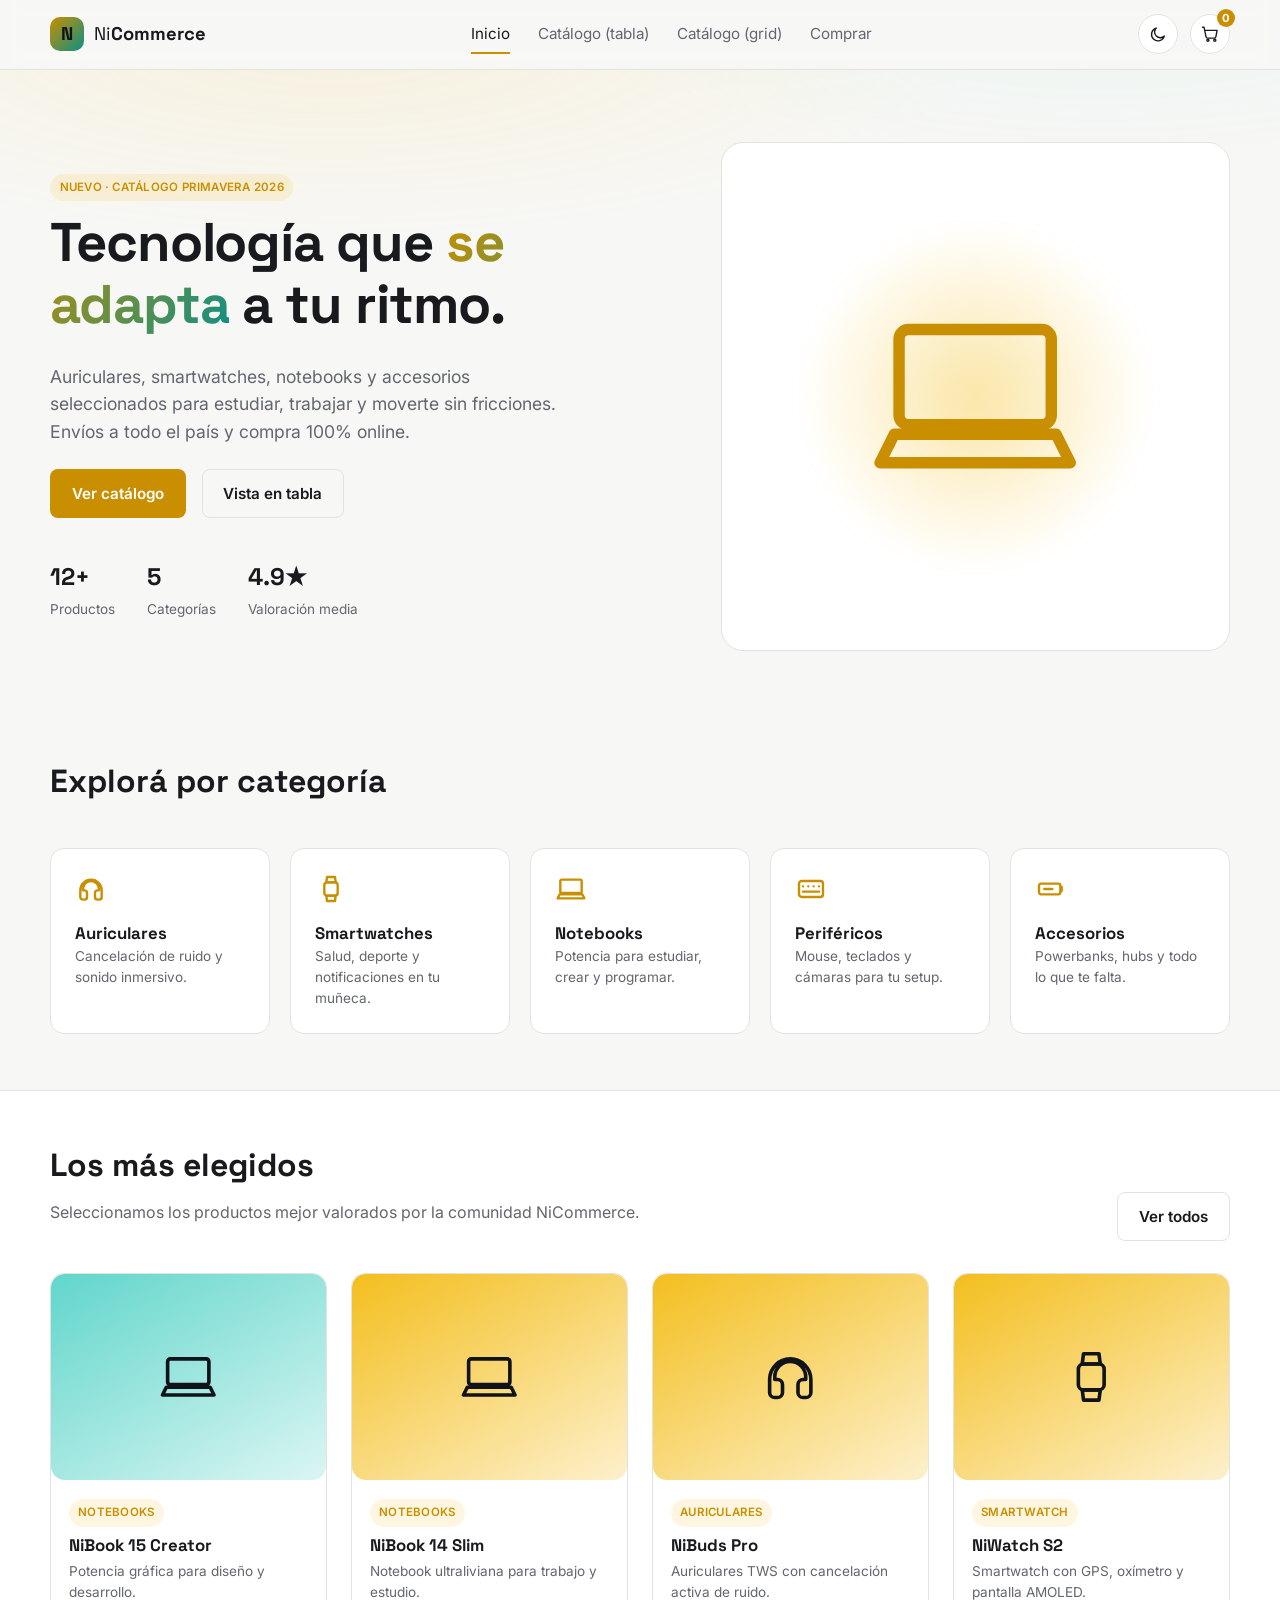
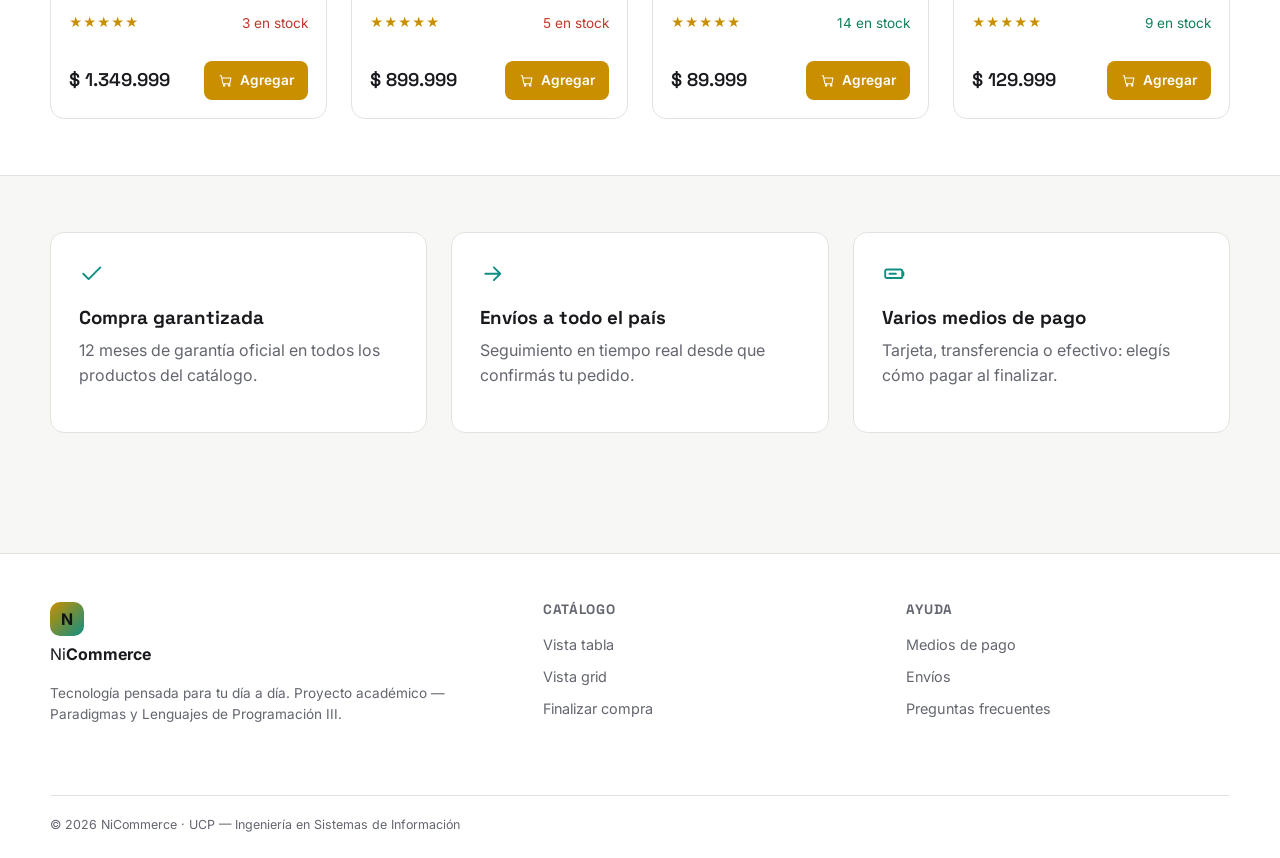
<file: index.html>
<!DOCTYPE html>
<html lang="es">
<head>
<meta charset="UTF-8" />
<script>
  (function () {
    try {
      var stored = localStorage.getItem('nicommerce_theme');
      var theme = stored || (window.matchMedia('(prefers-color-scheme: light)').matches ? 'light' : 'dark');
      document.documentElement.setAttribute('data-theme', theme);
    } catch (e) {}
  })();
</script>
<meta name="viewport" content="width=device-width, initial-scale=1.0" />
<title>NiCommerce — Tecnología para tu día a día</title>
<meta name="description" content="NiCommerce: auriculares, smartwatches, notebooks y accesorios tecnológicos. Catálogo, fichas de producto y compra online." />
<link rel="preconnect" href="https://fonts.googleapis.com" />
<link rel="preconnect" href="https://fonts.gstatic.com" crossorigin />
<link href="https://fonts.googleapis.com/css2?family=Space+Grotesk:wght@500;600;700&family=Inter:wght@400;500;600;700&display=swap" rel="stylesheet" />
<link rel="stylesheet" href="css/styles.css" />
</head>
<body>

<header id="site-header"></header>

<main>
  <!-- HERO -->
  <section class="hero">
    <div class="container hero__grid">
      <div>
        <span class="badge">Nuevo · Catálogo primavera 2026</span>
        <h1>Tecnología que <span>se adapta</span> a tu ritmo.</h1>
        <p class="hero__lead">
          Auriculares, smartwatches, notebooks y accesorios seleccionados para estudiar, trabajar
          y moverte sin fricciones. Envíos a todo el país y compra 100% online.
        </p>
        <div class="hero__actions">
          <a class="btn btn--primary" href="listado_box.html">Ver catálogo</a>
          <a class="btn btn--ghost" href="listado_tabla.html">Vista en tabla</a>
        </div>
        <div class="hero__stats">
          <div><strong>12+</strong><span>Productos</span></div>
          <div><strong>5</strong><span>Categorías</span></div>
          <div><strong>4.9★</strong><span>Valoración media</span></div>
        </div>
      </div>
      <div class="hero__visual" aria-hidden="true">
        <svg viewBox="0 0 24 24" fill="none" stroke="currentColor" stroke-width="1.2" stroke-linecap="round" stroke-linejoin="round">
          <rect x="4" y="5" width="16" height="10" rx="1"/><path d="M2 19h20l-1.5-3h-17z"/>
        </svg>
      </div>
    </div>
  </section>

  <!-- CATEGORÍAS -->
  <section class="section">
    <div class="container">
      <div class="section__header">
        <h2>Explorá por categoría</h2>
      </div>
      <div class="category-grid">
        <a class="category-card" href="listado_box.html">
          <svg class="icon" viewBox="0 0 24 24" fill="none" stroke="currentColor" stroke-width="1.8" stroke-linecap="round" stroke-linejoin="round"><path d="M4 13a8 8 0 0 1 16 0v5a2 2 0 0 1-2 2h-1a2 2 0 0 1-2-2v-3a2 2 0 0 1 2-2h1v-1a6 6 0 0 0-12 0v1h1a2 2 0 0 1 2 2v3a2 2 0 0 1-2 2H6a2 2 0 0 1-2-2z"/></svg>
          <h3>Auriculares</h3>
          <p>Cancelación de ruido y sonido inmersivo.</p>
        </a>
        <a class="category-card" href="listado_box.html">
          <svg class="icon" viewBox="0 0 24 24" fill="none" stroke="currentColor" stroke-width="1.8" stroke-linecap="round" stroke-linejoin="round"><rect x="7" y="7" width="10" height="10" rx="2"/><path d="M9 3h6l.5 4h-7zM9 21h6l.5-4h-7z"/></svg>
          <h3>Smartwatches</h3>
          <p>Salud, deporte y notificaciones en tu muñeca.</p>
        </a>
        <a class="category-card" href="listado_box.html">
          <svg class="icon" viewBox="0 0 24 24" fill="none" stroke="currentColor" stroke-width="1.8" stroke-linecap="round" stroke-linejoin="round"><rect x="4" y="5" width="16" height="10" rx="1"/><path d="M2 19h20l-1.5-3h-17z"/></svg>
          <h3>Notebooks</h3>
          <p>Potencia para estudiar, crear y programar.</p>
        </a>
        <a class="category-card" href="listado_box.html">
          <svg class="icon" viewBox="0 0 24 24" fill="none" stroke="currentColor" stroke-width="1.8" stroke-linecap="round" stroke-linejoin="round"><rect x="3" y="6" width="18" height="12" rx="2"/><path d="M6 10h.01M10 10h.01M14 10h.01M18 10h.01M6 14h12"/></svg>
          <h3>Periféricos</h3>
          <p>Mouse, teclados y cámaras para tu setup.</p>
        </a>
        <a class="category-card" href="listado_box.html">
          <svg class="icon" viewBox="0 0 24 24" fill="none" stroke="currentColor" stroke-width="1.8" stroke-linecap="round" stroke-linejoin="round"><rect x="3" y="8" width="16" height="8" rx="1.5"/><path d="M20 10.5v3"/><path d="M7 12h6"/></svg>
          <h3>Accesorios</h3>
          <p>Powerbanks, hubs y todo lo que te falta.</p>
        </a>
      </div>
    </div>
  </section>

  <!-- DESTACADOS -->
  <section class="section section--muted">
    <div class="container">
      <div class="section__header">
        <div>
          <h2>Los más elegidos</h2>
          <p>Seleccionamos los productos mejor valorados por la comunidad NiCommerce.</p>
        </div>
        <a class="btn btn--ghost" href="listado_box.html">Ver todos</a>
      </div>
      <div class="product-grid" id="featured-products"></div>
    </div>
  </section>

  <!-- PROPUESTA DE VALOR -->
  <section class="section">
    <div class="container">
      <div class="value-props">
        <div class="value-prop">
          <svg class="icon" viewBox="0 0 24 24" fill="none" stroke="currentColor" stroke-width="1.8" stroke-linecap="round" stroke-linejoin="round"><path d="M4 12l5 5L20 6"/></svg>
          <h3>Compra garantizada</h3>
          <p>12 meses de garantía oficial en todos los productos del catálogo.</p>
        </div>
        <div class="value-prop">
          <svg class="icon" viewBox="0 0 24 24" fill="none" stroke="currentColor" stroke-width="1.8" stroke-linecap="round" stroke-linejoin="round"><path d="M5 12h14M13 6l6 6-6 6"/></svg>
          <h3>Envíos a todo el país</h3>
          <p>Seguimiento en tiempo real desde que confirmás tu pedido.</p>
        </div>
        <div class="value-prop">
          <svg class="icon" viewBox="0 0 24 24" fill="none" stroke="currentColor" stroke-width="1.8" stroke-linecap="round" stroke-linejoin="round"><rect x="3" y="8" width="16" height="8" rx="1.5"/><path d="M20 10.5v3"/><path d="M7 12h6"/></svg>
          <h3>Varios medios de pago</h3>
          <p>Tarjeta, transferencia o efectivo: elegís cómo pagar al finalizar.</p>
        </div>
      </div>
    </div>
  </section>
</main>

<footer id="site-footer"></footer>

<script type="module" src="js/app.js"></script>
<script type="module" src="js/pages/index.js"></script>
</body>
</html>
</file>
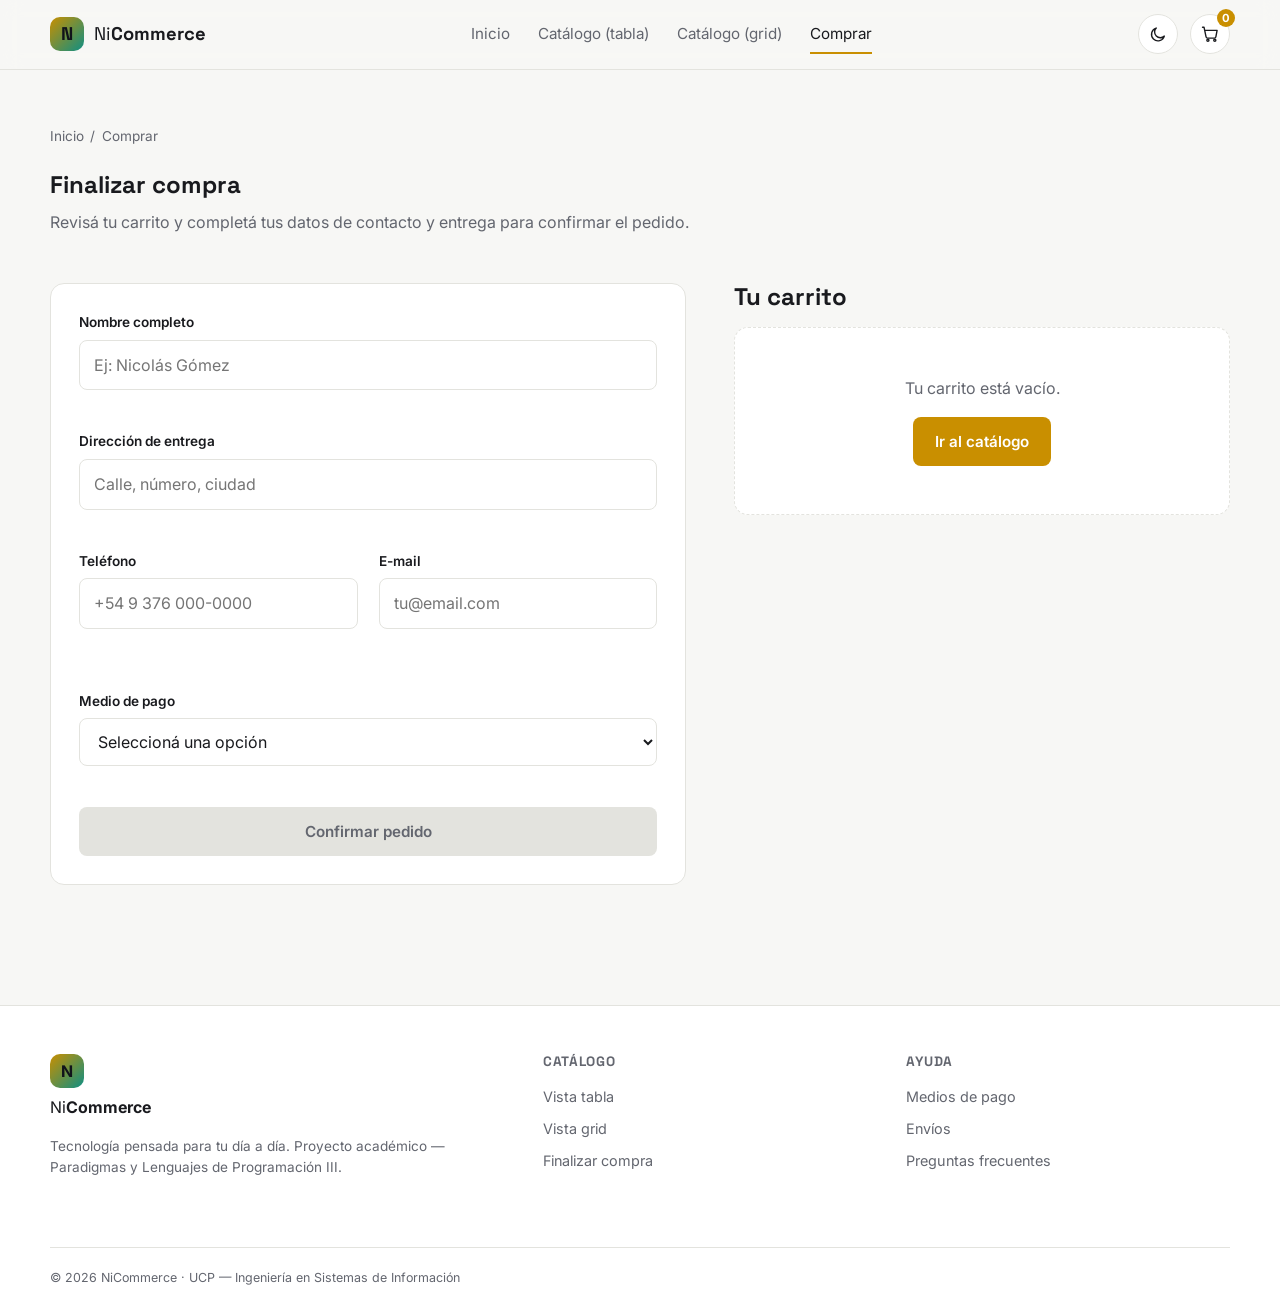
<file: comprar.html>
<!DOCTYPE html>
<html lang="es">
<head>
<meta charset="UTF-8" />
<script>
  (function () {
    try {
      var stored = localStorage.getItem('nicommerce_theme');
      var theme = stored || (window.matchMedia('(prefers-color-scheme: light)').matches ? 'light' : 'dark');
      document.documentElement.setAttribute('data-theme', theme);
    } catch (e) {}
  })();
</script>
<meta name="viewport" content="width=device-width, initial-scale=1.0" />
<title>Finalizar compra · NiCommerce</title>
<meta name="description" content="Completá tus datos y confirmá tu pedido en NiCommerce." />
<link rel="preconnect" href="https://fonts.googleapis.com" />
<link rel="preconnect" href="https://fonts.gstatic.com" crossorigin />
<link href="https://fonts.googleapis.com/css2?family=Space+Grotesk:wght@500;600;700&family=Inter:wght@400;500;600;700&display=swap" rel="stylesheet" />
<link rel="stylesheet" href="css/styles.css" />
</head>
<body>

<header id="site-header"></header>

<main>
  <section class="section">
    <div class="container">
      <div class="breadcrumb">
        <a href="index.html">Inicio</a><span>/</span><span>Comprar</span>
      </div>

      <div class="section__header">
        <div>
          <h1>Finalizar compra</h1>
          <p>Revisá tu carrito y completá tus datos de contacto y entrega para confirmar el pedido.</p>
        </div>
      </div>

      <div class="checkout-grid">
        <!-- Formulario -->
        <div>
          <form class="checkout-form" id="checkout-form" novalidate>
            <div class="form-row">
              <label for="nombre">Nombre completo</label>
              <input type="text" id="nombre" name="nombre" placeholder="Ej: Nicolás Gómez" required minlength="3" />
              <span class="field-error" data-error-for="nombre"></span>
            </div>

            <div class="form-row">
              <label for="direccion">Dirección de entrega</label>
              <input type="text" id="direccion" name="direccion" placeholder="Calle, número, ciudad" required minlength="5" />
              <span class="field-error" data-error-for="direccion"></span>
            </div>

            <div class="form-row form-row--split">
              <div class="form-row">
                <label for="telefono">Teléfono</label>
                <input type="tel" id="telefono" name="telefono" placeholder="+54 9 376 000-0000" required />
                <span class="field-error" data-error-for="telefono"></span>
              </div>
              <div class="form-row">
                <label for="email">E-mail</label>
                <input type="email" id="email" name="email" placeholder="tu@email.com" required />
                <span class="field-error" data-error-for="email"></span>
              </div>
            </div>

            <div class="form-row">
              <label for="medioPago">Medio de pago</label>
              <select id="medioPago" name="medioPago" required>
                <option value="" disabled selected>Seleccioná una opción</option>
                <option value="Tarjeta de crédito">Tarjeta de crédito</option>
                <option value="Tarjeta de débito">Tarjeta de débito</option>
                <option value="Transferencia bancaria">Transferencia bancaria</option>
                <option value="Efectivo en efectivo (pago contra entrega)">Efectivo (pago contra entrega)</option>
                <option value="Mercado Pago">Mercado Pago</option>
              </select>
              <span class="field-error" data-error-for="medioPago"></span>
            </div>

            <button type="submit" class="btn btn--primary btn--block" id="submit-btn">Confirmar pedido</button>
          </form>

          <div class="confirmation" id="confirmation" hidden></div>
        </div>

        <!-- Carrito -->
        <div>
          <h2 style="margin-bottom:1rem;">Tu carrito</h2>
          <div id="cart-mount"></div>
        </div>
      </div>
    </div>
  </section>
</main>

<footer id="site-footer"></footer>

<script type="module" src="js/app.js"></script>
<script type="module" src="js/pages/comprar.js"></script>
</body>
</html>
</file>
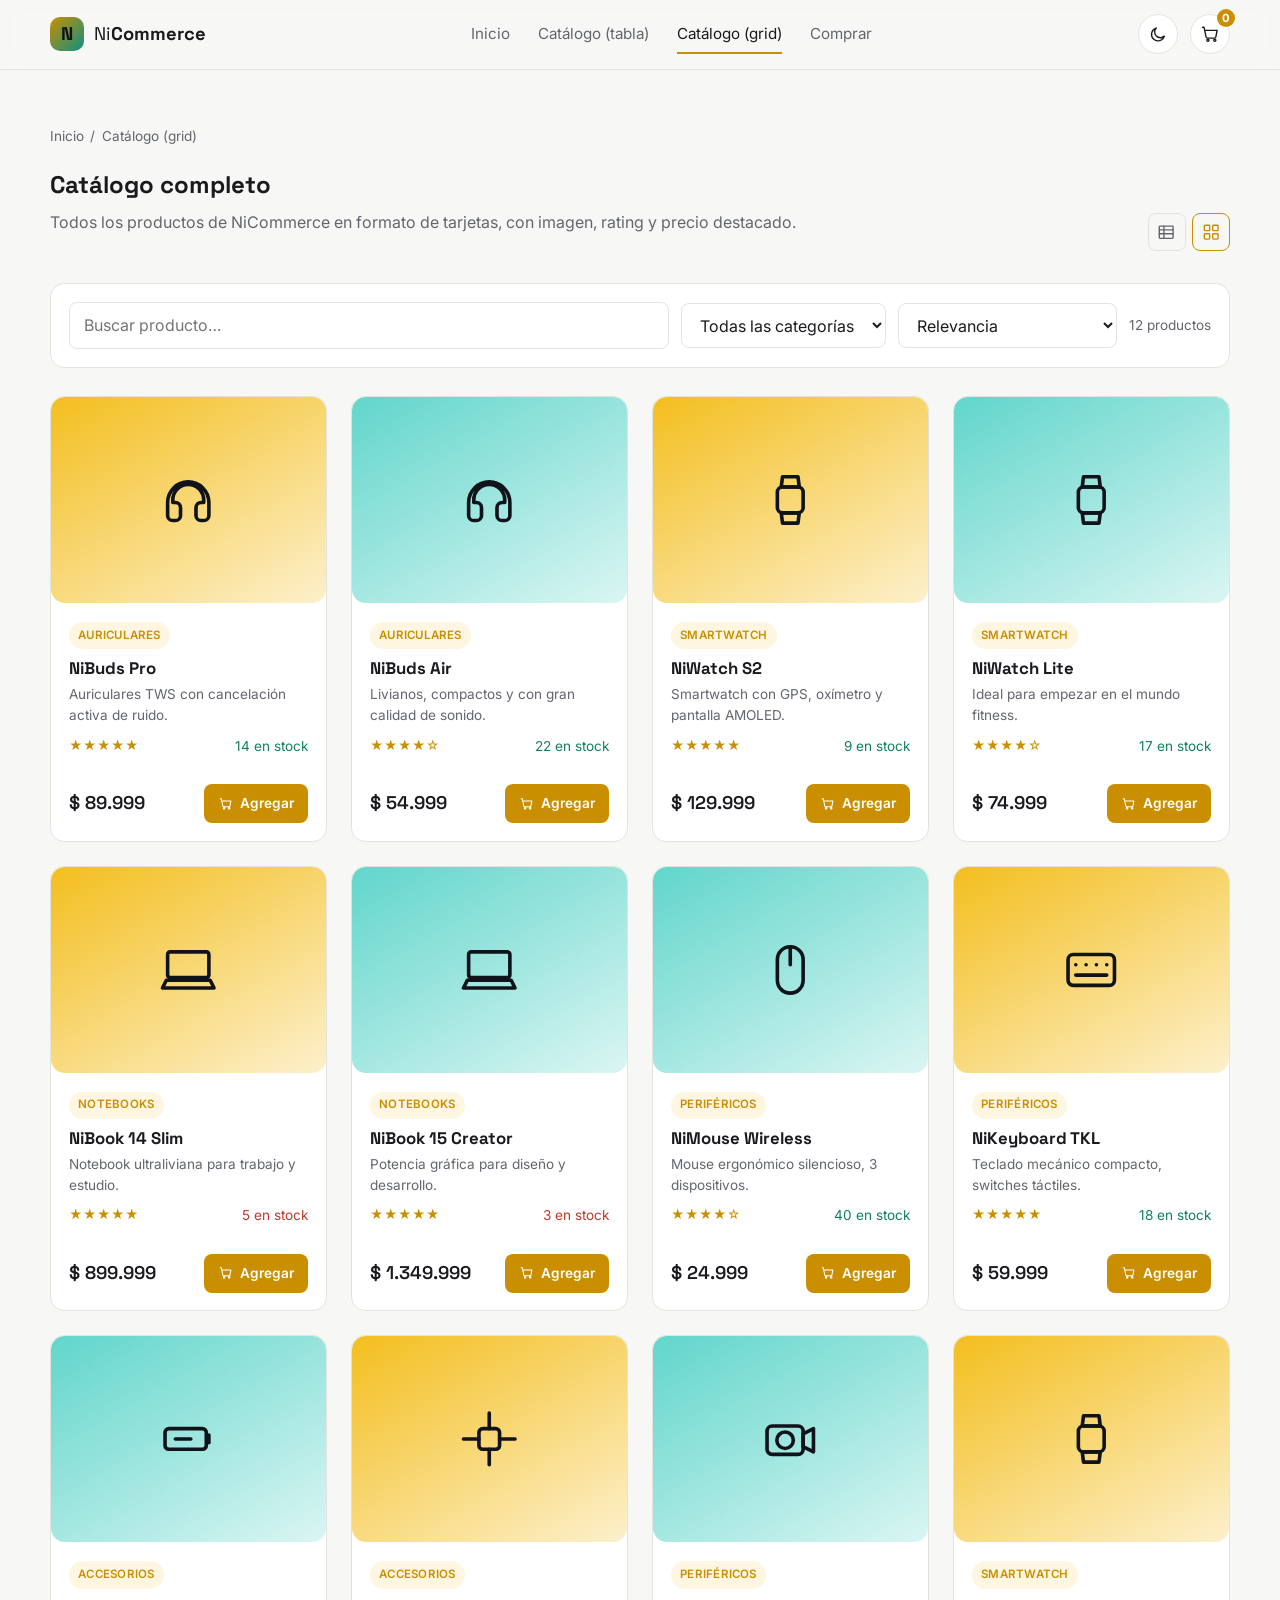
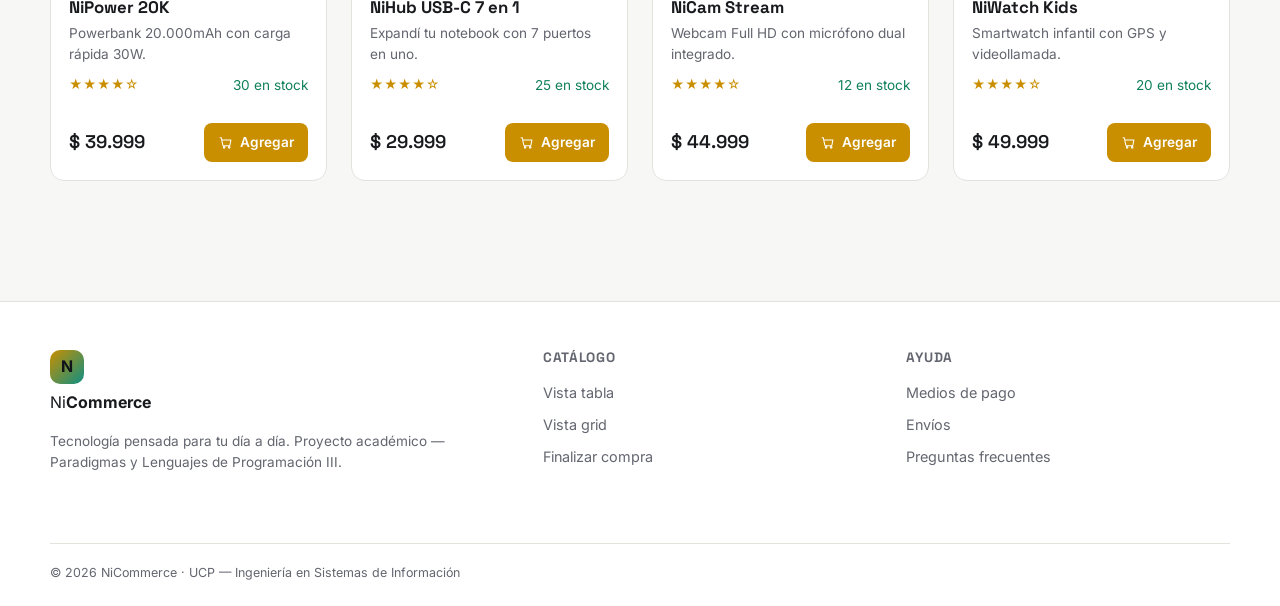
<file: listado_box.html>
<!DOCTYPE html>
<html lang="es">
<head>
<meta charset="UTF-8" />
<script>
  (function () {
    try {
      var stored = localStorage.getItem('nicommerce_theme');
      var theme = stored || (window.matchMedia('(prefers-color-scheme: light)').matches ? 'light' : 'dark');
      document.documentElement.setAttribute('data-theme', theme);
    } catch (e) {}
  })();
</script>
<meta name="viewport" content="width=device-width, initial-scale=1.0" />
<title>Catálogo en grid · NiCommerce</title>
<meta name="description" content="Listado completo de productos NiCommerce en formato de tarjetas, con filtros por categoría, orden y buscador." />
<link rel="preconnect" href="https://fonts.googleapis.com" />
<link rel="preconnect" href="https://fonts.gstatic.com" crossorigin />
<link href="https://fonts.googleapis.com/css2?family=Space+Grotesk:wght@500;600;700&family=Inter:wght@400;500;600;700&display=swap" rel="stylesheet" />
<link rel="stylesheet" href="css/styles.css" />
</head>
<body>

<header id="site-header"></header>

<main>
  <section class="section">
    <div class="container">
      <div class="breadcrumb">
        <a href="index.html">Inicio</a><span>/</span><span>Catálogo (grid)</span>
      </div>

      <div class="section__header">
        <div>
          <h1>Catálogo completo</h1>
          <p>Todos los productos de NiCommerce en formato de tarjetas, con imagen, rating y precio destacado.</p>
        </div>
        <div class="view-toggle" role="group" aria-label="Cambiar tipo de vista">
          <a href="listado_tabla.html" title="Vista tabla" aria-label="Vista tabla">
            <svg class="icon" viewBox="0 0 24 24" fill="none" stroke="currentColor" stroke-width="1.8" stroke-linecap="round" stroke-linejoin="round"><rect x="3" y="4" width="18" height="16" rx="1"/><path d="M3 9h18M3 14h18M9 4v16"/></svg>
          </a>
          <a href="listado_box.html" class="is-active" title="Vista grid" aria-label="Vista grid">
            <svg class="icon" viewBox="0 0 24 24" fill="none" stroke="currentColor" stroke-width="1.8" stroke-linecap="round" stroke-linejoin="round"><rect x="3" y="3" width="7" height="7" rx="1"/><rect x="14" y="3" width="7" height="7" rx="1"/><rect x="3" y="14" width="7" height="7" rx="1"/><rect x="14" y="14" width="7" height="7" rx="1"/></svg>
          </a>
        </div>
      </div>

      <div class="filters-bar">
        <input type="search" id="search-input" placeholder="Buscar producto…" aria-label="Buscar producto" />
        <select id="category-filter" aria-label="Filtrar por categoría">
          <option value="todas">Todas las categorías</option>
        </select>
        <select id="sort-select" aria-label="Ordenar por">
          <option value="relevancia">Relevancia</option>
          <option value="precio-asc">Precio: menor a mayor</option>
          <option value="precio-desc">Precio: mayor a menor</option>
          <option value="rating-desc">Mejor valorados</option>
        </select>
        <span class="filters-bar__count" id="results-count"></span>
      </div>

      <div class="product-grid" id="box-results"></div>
    </div>
  </section>
</main>

<footer id="site-footer"></footer>

<script type="module" src="js/app.js"></script>
<script type="module" src="js/pages/listadoBox.js"></script>
</body>
</html>
</file>
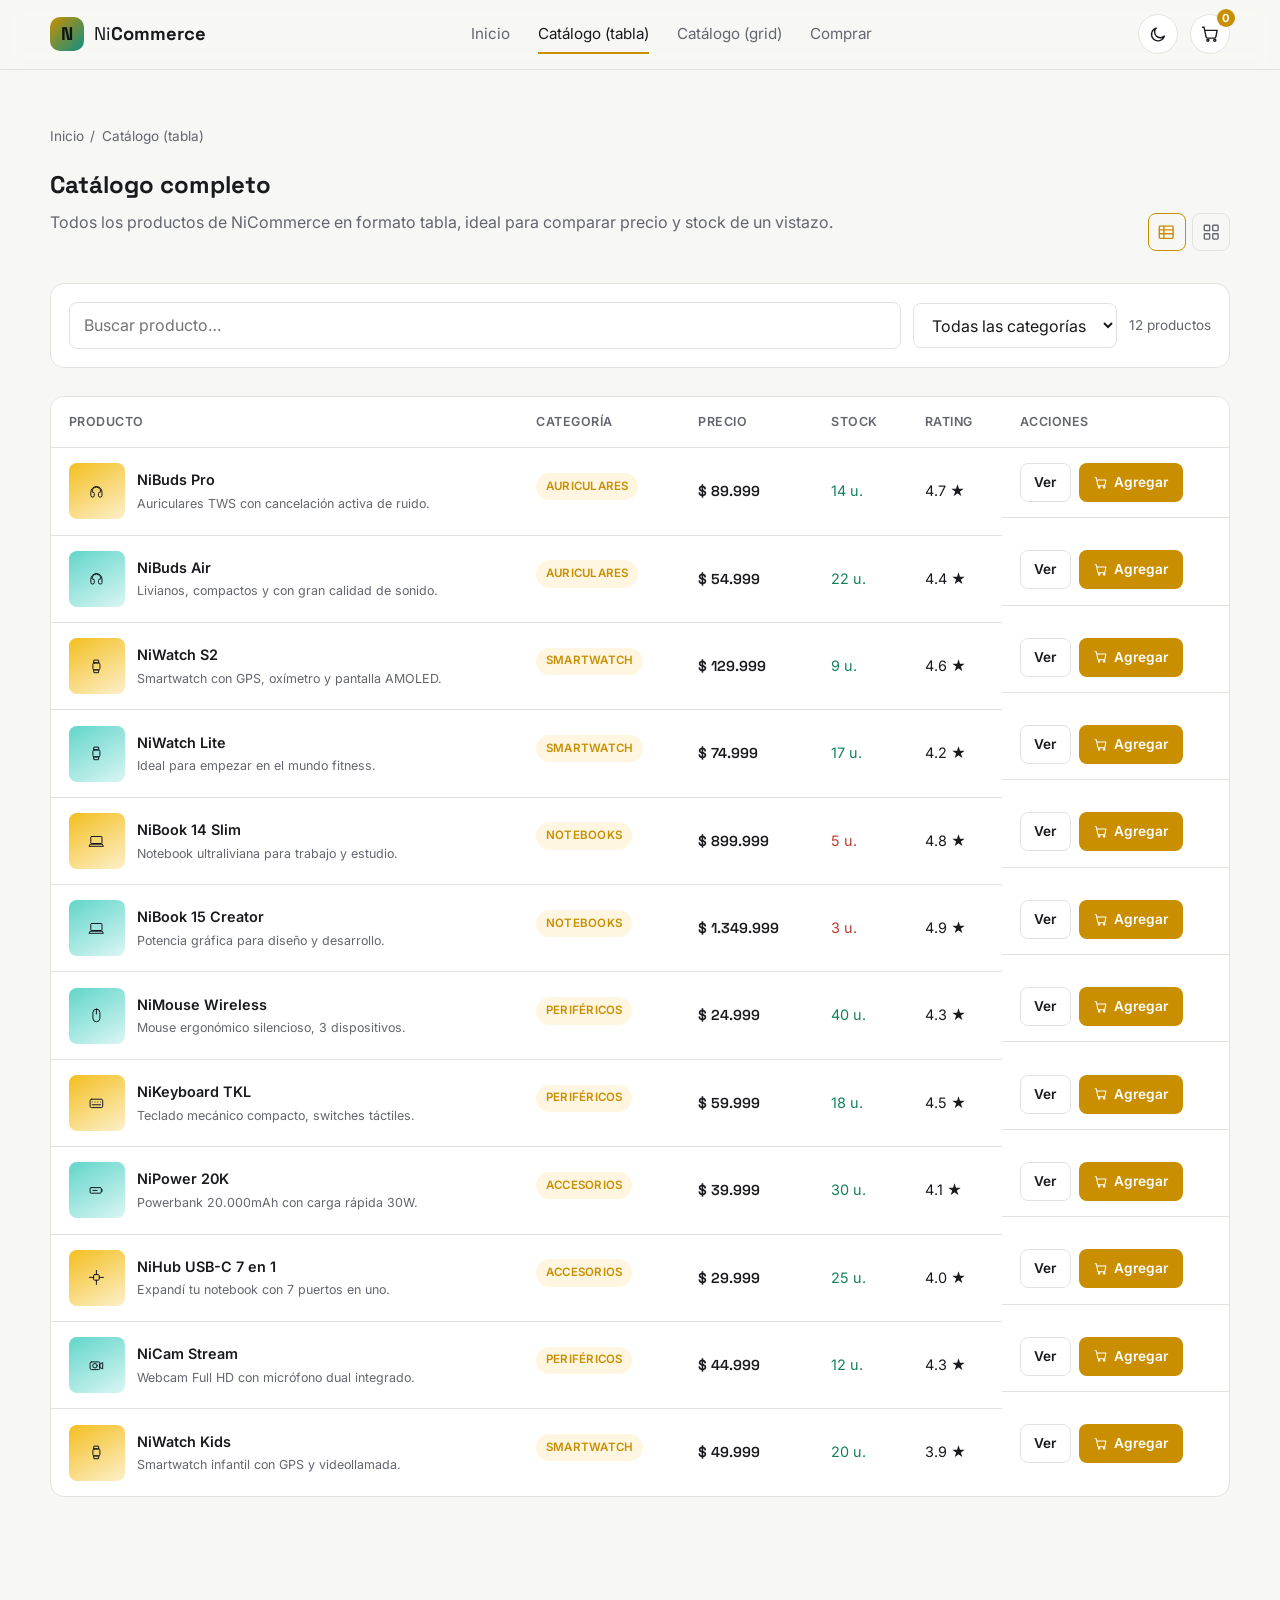
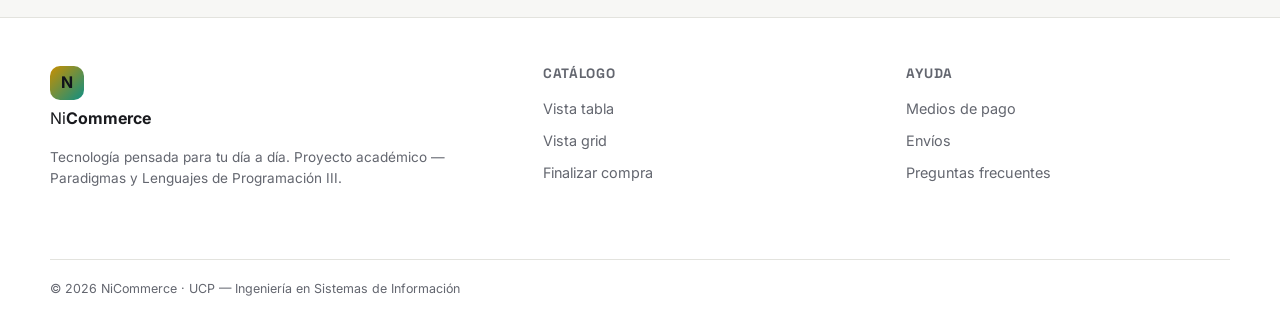
<file: listado_tabla.html>
<!DOCTYPE html>
<html lang="es">
<head>
<meta charset="UTF-8" />
<script>
  (function () {
    try {
      var stored = localStorage.getItem('nicommerce_theme');
      var theme = stored || (window.matchMedia('(prefers-color-scheme: light)').matches ? 'light' : 'dark');
      document.documentElement.setAttribute('data-theme', theme);
    } catch (e) {}
  })();
</script>
<meta name="viewport" content="width=device-width, initial-scale=1.0" />
<title>Catálogo en tabla · NiCommerce</title>
<meta name="description" content="Listado completo de productos NiCommerce en formato tabla, con filtros por categoría y buscador." />
<link rel="preconnect" href="https://fonts.googleapis.com" />
<link rel="preconnect" href="https://fonts.gstatic.com" crossorigin />
<link href="https://fonts.googleapis.com/css2?family=Space+Grotesk:wght@500;600;700&family=Inter:wght@400;500;600;700&display=swap" rel="stylesheet" />
<link rel="stylesheet" href="css/styles.css" />
</head>
<body>

<header id="site-header"></header>

<main>
  <section class="section">
    <div class="container">
      <div class="breadcrumb">
        <a href="index.html">Inicio</a><span>/</span><span>Catálogo (tabla)</span>
      </div>

      <div class="section__header">
        <div>
          <h1>Catálogo completo</h1>
          <p>Todos los productos de NiCommerce en formato tabla, ideal para comparar precio y stock de un vistazo.</p>
        </div>
        <div class="view-toggle" role="group" aria-label="Cambiar tipo de vista">
          <a href="listado_tabla.html" class="is-active" title="Vista tabla" aria-label="Vista tabla">
            <svg class="icon" viewBox="0 0 24 24" fill="none" stroke="currentColor" stroke-width="1.8" stroke-linecap="round" stroke-linejoin="round"><rect x="3" y="4" width="18" height="16" rx="1"/><path d="M3 9h18M3 14h18M9 4v16"/></svg>
          </a>
          <a href="listado_box.html" title="Vista grid" aria-label="Vista grid">
            <svg class="icon" viewBox="0 0 24 24" fill="none" stroke="currentColor" stroke-width="1.8" stroke-linecap="round" stroke-linejoin="round"><rect x="3" y="3" width="7" height="7" rx="1"/><rect x="14" y="3" width="7" height="7" rx="1"/><rect x="3" y="14" width="7" height="7" rx="1"/><rect x="14" y="14" width="7" height="7" rx="1"/></svg>
          </a>
        </div>
      </div>

      <div class="filters-bar">
        <input type="search" id="search-input" placeholder="Buscar producto…" aria-label="Buscar producto" />
        <select id="category-filter" aria-label="Filtrar por categoría">
          <option value="todas">Todas las categorías</option>
        </select>
        <span class="filters-bar__count" id="results-count"></span>
      </div>

      <div id="table-results"></div>
    </div>
  </section>
</main>

<footer id="site-footer"></footer>

<script type="module" src="js/app.js"></script>
<script type="module" src="js/pages/listadoTabla.js"></script>
</body>
</html>
</file>
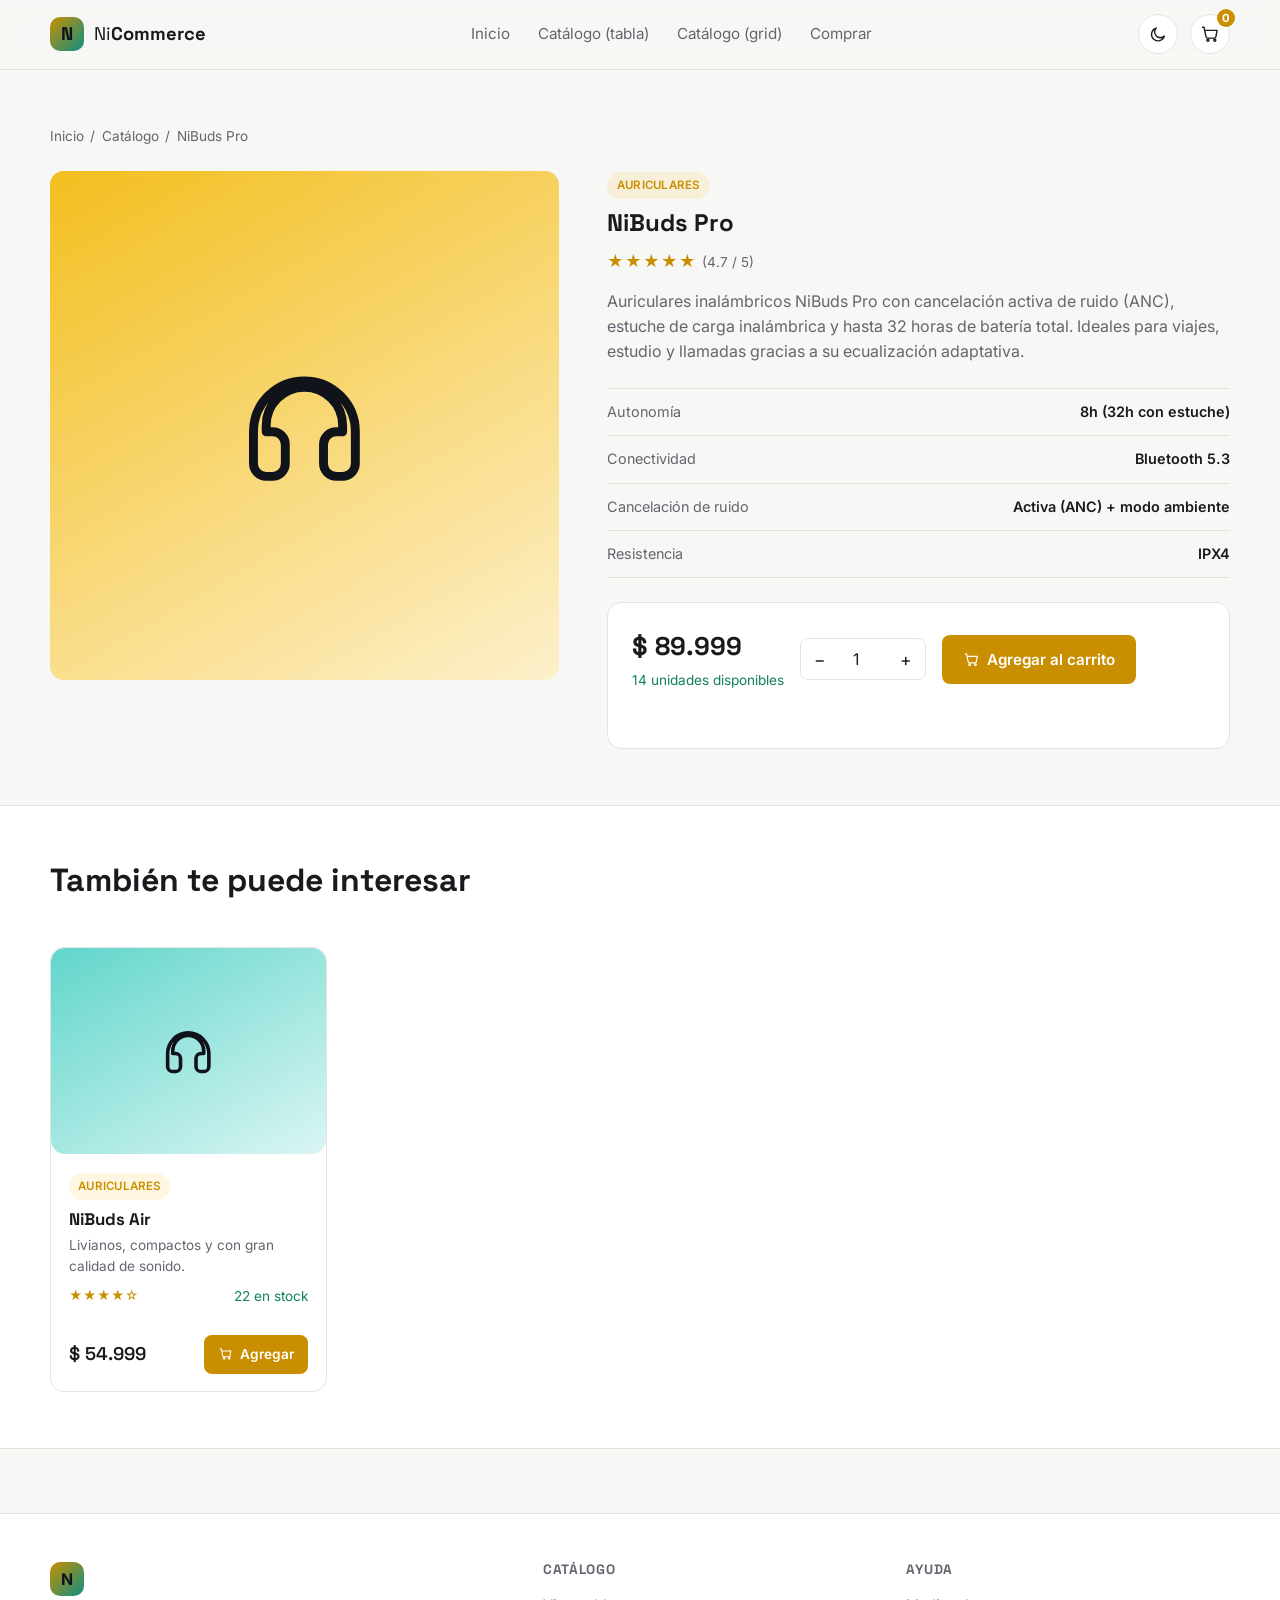
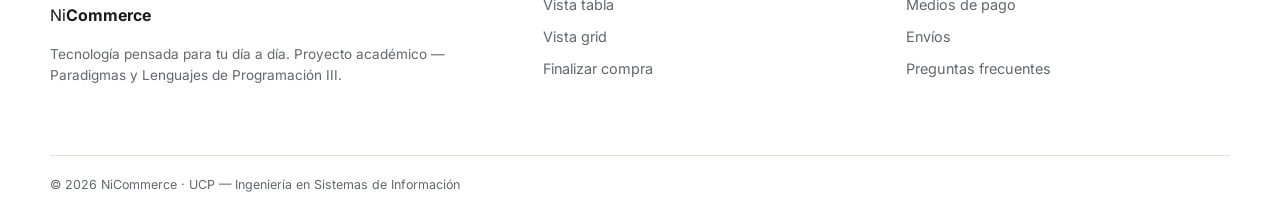
<file: producto.html>
<!DOCTYPE html>
<html lang="es">
<head>
<meta charset="UTF-8" />
<script>
  (function () {
    try {
      var stored = localStorage.getItem('nicommerce_theme');
      var theme = stored || (window.matchMedia('(prefers-color-scheme: light)').matches ? 'light' : 'dark');
      document.documentElement.setAttribute('data-theme', theme);
    } catch (e) {}
  })();
</script>
<meta name="viewport" content="width=device-width, initial-scale=1.0" />
<title>Producto · NiCommerce</title>
<meta name="description" content="Ficha de producto NiCommerce: especificaciones, precio, stock y agregado al carrito." />
<link rel="preconnect" href="https://fonts.googleapis.com" />
<link rel="preconnect" href="https://fonts.gstatic.com" crossorigin />
<link href="https://fonts.googleapis.com/css2?family=Space+Grotesk:wght@500;600;700&family=Inter:wght@400;500;600;700&display=swap" rel="stylesheet" />
<link rel="stylesheet" href="css/styles.css" />
</head>
<body>

<header id="site-header"></header>

<main>
  <section class="section">
    <div class="container">
      <div class="breadcrumb">
        <a href="index.html">Inicio</a><span>/</span>
        <a href="listado_box.html">Catálogo</a><span>/</span>
        <span id="breadcrumb-product">Producto</span>
      </div>

      <div id="product-detail"></div>
    </div>
  </section>

  <section class="section section--muted">
    <div class="container">
      <div class="section__header">
        <h2>También te puede interesar</h2>
      </div>
      <div class="product-grid" id="related-products"></div>
    </div>
  </section>
</main>

<footer id="site-footer"></footer>

<script type="module" src="js/app.js"></script>
<script type="module" src="js/pages/producto.js"></script>
</body>
</html>
</file>
<file: css/styles.css>
/* ==========================================================================
   NiCommerce — Design tokens
   ========================================================================== */
:root,
[data-theme='dark'] {
  --bg: #0e1116;
  --bg-elevated: #171b24;
  --surface: #1d2230;
  --surface-hover: #242a3a;
  --border: #2b3242;
  --text: #e8eaed;
  --text-muted: #8b93a7;
  --accent: #f2b705;
  --accent-ink: #221a02;
  --accent-2: #4fd1c5;
  --danger: #ef6461;
  --success: #6ee7b7;

  --font-display: 'Space Grotesk', 'Segoe UI', sans-serif;
  --font-body: 'Inter', 'Segoe UI', sans-serif;

  --radius-sm: 8px;
  --radius-md: 14px;
  --radius-lg: 22px;
  --shadow-md: 0 12px 32px -12px rgba(0, 0, 0, 0.55);
  --container: 1180px;

  color-scheme: dark;
}

/* Tema claro: misma escala de tokens, otra paleta. Inspirado en catálogos
   reales (Mercado Libre / Apple Store): fondo blanco roto, tarjetas con
   borde sutil y el mismo acento ámbar para no perder identidad de marca. */
[data-theme='light'] {
  --bg: #f7f7f5;
  --bg-elevated: #ffffff;
  --surface: #ffffff;
  --surface-hover: #f1f1ee;
  --border: #e3e3de;
  --text: #191a1e;
  --text-muted: #63666f;
  --accent: #c98f00;
  --accent-ink: #ffffff;
  --accent-2: #0f8f83;
  --danger: #c0392b;
  --success: #12805c;
  --shadow-md: 0 12px 32px -14px rgba(20, 20, 15, 0.18);

  color-scheme: light;
}

[data-theme='light'] #site-header {
  background: rgba(247, 247, 245, 0.88);
}
[data-theme='light'] .hero::before {
  opacity: 0.55;
}
[data-theme='light'] .product-media::after {
  background: rgba(255, 255, 255, 0.1);
}

* {
  box-sizing: border-box;
}

html {
  scroll-behavior: smooth;
}

body {
  margin: 0;
  background: var(--bg);
  color: var(--text);
  font-family: var(--font-body);
  line-height: 1.55;
  -webkit-font-smoothing: antialiased;
  transition: background-color 0.2s ease, color 0.2s ease;
}

img {
  max-width: 100%;
  display: block;
}

a {
  color: inherit;
  text-decoration: none;
}

h1, h2, h3, h4 {
  font-family: var(--font-display);
  line-height: 1.15;
  margin: 0 0 0.5em;
}

p {
  margin: 0 0 1em;
  color: var(--text-muted);
}

ul {
  list-style: none;
  margin: 0;
  padding: 0;
}

button {
  font: inherit;
  cursor: pointer;
}

:focus-visible {
  outline: 2px solid var(--accent);
  outline-offset: 2px;
}

.container {
  width: min(100% - 3rem, var(--container));
  margin-inline: auto;
}

.icon {
  width: 1.15em;
  height: 1.15em;
}
.icon--sm {
  width: 1em;
  height: 1em;
}

/* ==========================================================================
   Header / Navbar
   ========================================================================== */
#site-header {
  position: sticky;
  top: 0;
  z-index: 50;
  background: rgba(14, 17, 22, 0.85);
  backdrop-filter: blur(10px);
  border-bottom: 1px solid var(--border);
}

.nav {
  display: flex;
  align-items: center;
  justify-content: space-between;
  gap: 1.5rem;
  padding: 0.9rem 0;
}

.nav__brand {
  display: flex;
  align-items: center;
  gap: 0.6rem;
  font-family: var(--font-display);
  font-size: 1.15rem;
  flex-shrink: 0;
}

.nav__brand-mark {
  display: grid;
  place-items: center;
  width: 34px;
  height: 34px;
  border-radius: 10px;
  background: linear-gradient(135deg, var(--accent), var(--accent-2));
  color: #10131a;
  font-weight: 700;
}

.nav__links {
  display: flex;
  gap: 1.75rem;
  font-size: 0.95rem;
  color: var(--text-muted);
}

.nav__links a {
  padding: 0.4rem 0;
  border-bottom: 2px solid transparent;
  transition: color 0.15s ease, border-color 0.15s ease;
}

.nav__links a:hover,
.nav__links a.is-active {
  color: var(--text);
  border-color: var(--accent);
}

.nav__actions {
  display: flex;
  align-items: center;
  gap: 0.75rem;
}

.cart-pill {
  position: relative;
  display: grid;
  place-items: center;
  width: 40px;
  height: 40px;
  border-radius: 50%;
  background: var(--surface);
  border: 1px solid var(--border);
}

.cart-pill__count {
  position: absolute;
  top: -6px;
  right: -6px;
  background: var(--accent);
  color: var(--accent-ink);
  font-size: 0.7rem;
  font-weight: 700;
  min-width: 18px;
  height: 18px;
  border-radius: 999px;
  display: grid;
  place-items: center;
  padding: 0 4px;
}

.theme-toggle {
  position: relative;
  display: grid;
  place-items: center;
  width: 40px;
  height: 40px;
  border-radius: 50%;
  background: var(--surface);
  border: 1px solid var(--border);
  color: var(--text);
  flex-shrink: 0;
}
.theme-toggle:hover {
  border-color: var(--accent);
  color: var(--accent);
}
.theme-toggle__sun,
.theme-toggle__moon {
  position: absolute;
  transition: opacity 0.15s ease, transform 0.15s ease;
}
.theme-toggle__moon {
  opacity: 0;
  transform: scale(0.6) rotate(-30deg);
}
[data-theme='light'] .theme-toggle__sun {
  opacity: 0;
  transform: scale(0.6) rotate(30deg);
}
[data-theme='light'] .theme-toggle__moon {
  opacity: 1;
  transform: scale(1) rotate(0);
}
[data-theme='dark'] .theme-toggle__sun {
  opacity: 1;
  transform: scale(1) rotate(0);
}

.nav__toggle {
  display: none;
  background: none;
  border: 1px solid var(--border);
  border-radius: var(--radius-sm);
  color: var(--text);
  width: 40px;
  height: 40px;
  align-items: center;
  justify-content: center;
}

/* ==========================================================================
   Buttons
   ========================================================================== */
.btn {
  display: inline-flex;
  align-items: center;
  justify-content: center;
  gap: 0.45rem;
  padding: 0.75rem 1.3rem;
  border-radius: var(--radius-sm);
  border: 1px solid transparent;
  font-weight: 600;
  font-size: 0.95rem;
  transition: transform 0.12s ease, background 0.15s ease, border-color 0.15s ease;
  white-space: nowrap;
}
.btn:active {
  transform: scale(0.97);
}
.btn--primary {
  background: var(--accent);
  color: var(--accent-ink);
}
.btn--primary:hover {
  background: #ffcb2e;
}
.btn--primary:disabled {
  background: var(--border);
  color: var(--text-muted);
  cursor: not-allowed;
}
.btn--ghost {
  background: transparent;
  border-color: var(--border);
  color: var(--text);
}
.btn--ghost:hover {
  border-color: var(--accent);
  color: var(--accent);
}
.btn--sm {
  padding: 0.5rem 0.85rem;
  font-size: 0.85rem;
}
.btn--danger:hover {
  border-color: var(--danger);
  color: var(--danger);
}
.btn--block {
  width: 100%;
}

.badge {
  display: inline-block;
  font-size: 0.72rem;
  font-weight: 600;
  letter-spacing: 0.02em;
  text-transform: uppercase;
  padding: 0.3rem 0.6rem;
  border-radius: 999px;
  background: rgba(242, 183, 5, 0.12);
  color: var(--accent);
  margin-bottom: 0.6rem;
}

/* ==========================================================================
   Hero (index)
   ========================================================================== */
.hero {
  padding: 4.5rem 0 3.5rem;
  position: relative;
  overflow: hidden;
}

.hero::before {
  content: '';
  position: absolute;
  inset: -20% -10% auto -10%;
  height: 480px;
  background: radial-gradient(60% 60% at 30% 20%, rgba(242, 183, 5, 0.18), transparent 70%),
    radial-gradient(50% 50% at 80% 10%, rgba(79, 209, 197, 0.14), transparent 70%);
  z-index: -1;
}

.hero__grid {
  display: grid;
  grid-template-columns: 1.1fr 0.9fr;
  gap: 3rem;
  align-items: center;
}

.hero h1 {
  font-size: clamp(2.2rem, 4.5vw, 3.4rem);
  letter-spacing: -0.02em;
}

.hero h1 span {
  background: linear-gradient(120deg, var(--accent), var(--accent-2));
  -webkit-background-clip: text;
  background-clip: text;
  color: transparent;
}

.hero__lead {
  font-size: 1.1rem;
  max-width: 46ch;
}

.hero__actions {
  display: flex;
  gap: 1rem;
  margin-top: 1.5rem;
}

.hero__stats {
  display: flex;
  gap: 2rem;
  margin-top: 2.5rem;
}

.hero__stats div strong {
  display: block;
  font-family: var(--font-display);
  font-size: 1.5rem;
}
.hero__stats div span {
  color: var(--text-muted);
  font-size: 0.85rem;
}

.hero__visual {
  position: relative;
  aspect-ratio: 1 / 1;
  border-radius: var(--radius-lg);
  background: linear-gradient(160deg, var(--surface), var(--bg-elevated));
  border: 1px solid var(--border);
  display: grid;
  place-items: center;
  overflow: hidden;
}

.hero__visual::after {
  content: '';
  position: absolute;
  width: 70%;
  aspect-ratio: 1;
  border-radius: 50%;
  background: radial-gradient(circle, rgba(242, 183, 5, 0.35), transparent 70%);
  filter: blur(10px);
}

.hero__visual svg {
  position: relative;
  width: 45%;
  height: 45%;
  color: var(--accent);
  z-index: 1;
}

/* ==========================================================================
   Sections
   ========================================================================== */
.section {
  padding: 3.5rem 0;
}

.section__header {
  display: flex;
  align-items: flex-end;
  justify-content: space-between;
  gap: 1rem;
  margin-bottom: 2rem;
}

.section__header h2 {
  font-size: clamp(1.5rem, 3vw, 2rem);
}

.section--muted {
  background: var(--bg-elevated);
  border-block: 1px solid var(--border);
}

.category-grid {
  display: grid;
  grid-template-columns: repeat(auto-fit, minmax(200px, 1fr));
  gap: 1.25rem;
}

.category-card {
  padding: 1.5rem;
  border-radius: var(--radius-md);
  background: var(--surface);
  border: 1px solid var(--border);
  transition: border-color 0.15s ease, transform 0.15s ease;
}
.category-card:hover {
  border-color: var(--accent);
  transform: translateY(-3px);
}
.category-card .icon {
  width: 2rem;
  height: 2rem;
  color: var(--accent);
  margin-bottom: 0.75rem;
}
.category-card h3 {
  font-size: 1.05rem;
  margin-bottom: 0.2rem;
}
.category-card p {
  margin: 0;
  font-size: 0.85rem;
}

.value-props {
  display: grid;
  grid-template-columns: repeat(3, 1fr);
  gap: 1.5rem;
}
.value-prop {
  padding: 1.75rem;
  border-radius: var(--radius-md);
  background: var(--surface);
  border: 1px solid var(--border);
}
.value-prop .icon {
  width: 1.6rem;
  height: 1.6rem;
  color: var(--accent-2);
  margin-bottom: 0.9rem;
}

/* ==========================================================================
   Product grid / cards
   ========================================================================== */
.product-grid {
  display: grid;
  grid-template-columns: repeat(auto-fill, minmax(240px, 1fr));
  gap: 1.5rem;
}

.product-media {
  --from: var(--accent);
  position: relative;
  display: grid;
  place-items: center;
  background: linear-gradient(150deg, var(--from) 0%, var(--surface) 130%);
  border-radius: var(--radius-md);
  overflow: hidden;
}
.product-media::after {
  content: '';
  position: absolute;
  inset: 0;
  background: rgba(14, 17, 22, 0.35);
}
.product-media__icon {
  position: relative;
  z-index: 1;
  color: #10131a;
  width: 30%;
  height: 30%;
  stroke-width: 1.4;
}
.product-media--sm {
  width: 56px;
  height: 56px;
  border-radius: var(--radius-sm);
  flex-shrink: 0;
}
.product-media--md {
  aspect-ratio: 4 / 3;
}
.product-media--lg {
  aspect-ratio: 4 / 3;
}
.product-media--xl {
  aspect-ratio: 1 / 1;
}

.product-card {
  display: flex;
  flex-direction: column;
  background: var(--surface);
  border: 1px solid var(--border);
  border-radius: var(--radius-md);
  overflow: hidden;
  transition: border-color 0.15s ease, transform 0.15s ease;
}
.product-card:hover {
  border-color: var(--accent);
  transform: translateY(-4px);
}
.product-card__body {
  padding: 1.1rem 1.1rem 0.4rem;
}
.product-card__title {
  font-size: 1.05rem;
  margin-bottom: 0.35rem;
}
.product-card__desc {
  font-size: 0.85rem;
  margin-bottom: 0.6rem;
}
.product-card__meta {
  display: flex;
  justify-content: space-between;
  font-size: 0.8rem;
  color: var(--text-muted);
  margin-bottom: 0.3rem;
}
.product-card__rating {
  color: var(--accent);
  letter-spacing: 1px;
}
.product-card__footer {
  margin-top: auto;
  display: flex;
  align-items: center;
  justify-content: space-between;
  padding: 1rem 1.1rem 1.1rem;
}
.product-card__price {
  font-family: var(--font-display);
  font-size: 1.15rem;
  font-weight: 600;
}
.product-card--sm .product-card__body {
  padding: 0.8rem 0.8rem 0.2rem;
}
.product-card--sm .product-card__footer {
  padding: 0.4rem 0.8rem 0.8rem;
  justify-content: flex-start;
}

.cell-stock {
  color: var(--success);
  font-size: 0.85rem;
  white-space: nowrap;
}
.cell-stock--low {
  color: var(--danger);
}

/* ==========================================================================
   Filters bar (listado_tabla / listado_box)
   ========================================================================== */
.filters-bar {
  display: flex;
  flex-wrap: wrap;
  gap: 0.75rem;
  align-items: center;
  padding: 1.1rem;
  background: var(--surface);
  border: 1px solid var(--border);
  border-radius: var(--radius-md);
  margin-bottom: 1.75rem;
}

.filters-bar input[type='search'],
.filters-bar select {
  background: var(--bg-elevated);
  border: 1px solid var(--border);
  color: var(--text);
  padding: 0.65rem 0.9rem;
  border-radius: var(--radius-sm);
  font: inherit;
}

.filters-bar input[type='search'] {
  flex: 1 1 220px;
}

.filters-bar__count {
  margin-left: auto;
  font-size: 0.85rem;
  color: var(--text-muted);
}

.view-toggle {
  display: flex;
  gap: 0.4rem;
}
.view-toggle a {
  display: grid;
  place-items: center;
  width: 38px;
  height: 38px;
  border-radius: var(--radius-sm);
  border: 1px solid var(--border);
  color: var(--text-muted);
}
.view-toggle a.is-active {
  border-color: var(--accent);
  color: var(--accent);
}

/* ==========================================================================
   Table view
   ========================================================================== */
.table-wrapper {
  overflow-x: auto;
  border: 1px solid var(--border);
  border-radius: var(--radius-md);
  background: var(--surface);
}

.product-table {
  width: 100%;
  border-collapse: collapse;
  min-width: 720px;
}

.product-table th,
.product-table td {
  padding: 0.95rem 1.1rem;
  text-align: left;
  border-bottom: 1px solid var(--border);
  font-size: 0.9rem;
}

.product-table thead th {
  color: var(--text-muted);
  font-weight: 600;
  font-size: 0.78rem;
  text-transform: uppercase;
  letter-spacing: 0.04em;
  background: var(--bg-elevated);
}

.product-table tbody tr:last-child td {
  border-bottom: none;
}
.product-table tbody tr:hover {
  background: var(--surface-hover);
}

.table-product {
  display: flex;
  align-items: center;
  gap: 0.8rem;
}
.table-product__name {
  font-weight: 600;
}
.table-product__desc {
  margin: 0.15rem 0 0;
  font-size: 0.78rem;
  color: var(--text-muted);
}
.cell-price {
  font-family: var(--font-display);
  font-weight: 600;
}
.table-actions-col {
  display: flex;
  gap: 0.5rem;
  flex-wrap: wrap;
}

/* ==========================================================================
   Product detail
   ========================================================================== */
.breadcrumb {
  font-size: 0.85rem;
  color: var(--text-muted);
  margin-bottom: 1.5rem;
  display: flex;
  gap: 0.4rem;
  flex-wrap: wrap;
}
.breadcrumb a:hover {
  color: var(--accent);
}

.product-detail {
  display: grid;
  grid-template-columns: 0.9fr 1.1fr;
  gap: 3rem;
  align-items: start;
}

.product-detail__rating {
  color: var(--accent);
  letter-spacing: 1px;
  margin-bottom: 1rem;
}
.product-detail__rating span {
  color: var(--text-muted);
  letter-spacing: normal;
  font-size: 0.85rem;
}

.specs-list {
  margin: 1.5rem 0;
  border-top: 1px solid var(--border);
}
.specs-list__row {
  display: flex;
  justify-content: space-between;
  gap: 1rem;
  padding: 0.75rem 0;
  border-bottom: 1px solid var(--border);
  font-size: 0.9rem;
}
.specs-list__row dt {
  color: var(--text-muted);
}
.specs-list__row dd {
  margin: 0;
  font-weight: 600;
  text-align: right;
}

.product-detail__buybox {
  background: var(--surface);
  border: 1px solid var(--border);
  border-radius: var(--radius-md);
  padding: 1.5rem;
  display: flex;
  flex-wrap: wrap;
  align-items: center;
  gap: 1rem;
}
.product-detail__price {
  font-family: var(--font-display);
  font-size: 1.6rem;
  font-weight: 700;
  display: block;
}

.qty-input {
  display: inline-flex;
  align-items: center;
  border: 1px solid var(--border);
  border-radius: var(--radius-sm);
  overflow: hidden;
}
.qty-input button {
  width: 38px;
  height: 40px;
  background: var(--bg-elevated);
  border: none;
  color: var(--text);
  font-size: 1.1rem;
}
.qty-input input {
  width: 48px;
  text-align: center;
  border: none;
  background: var(--surface);
  color: var(--text);
  height: 40px;
  font: inherit;
  -moz-appearance: textfield;
}
.qty-input--sm input {
  width: 40px;
  height: 34px;
}
.qty-input--sm button {
  width: 32px;
  height: 34px;
}

.form-hint {
  width: 100%;
  color: var(--success);
  font-size: 0.85rem;
  margin: 0;
  min-height: 1.2em;
}

/* ==========================================================================
   Checkout form (comprar.html)
   ========================================================================== */
.checkout-grid {
  display: grid;
  grid-template-columns: 1fr 1fr;
  gap: 3rem;
  align-items: start;
}

.checkout-form {
  background: var(--surface);
  border: 1px solid var(--border);
  border-radius: var(--radius-md);
  padding: 1.75rem;
}

.form-row {
  margin-bottom: 1.3rem;
  display: flex;
  flex-direction: column;
  gap: 0.4rem;
}
.form-row label {
  font-size: 0.85rem;
  font-weight: 600;
}
.form-row input,
.form-row select {
  background: var(--bg-elevated);
  border: 1px solid var(--border);
  color: var(--text);
  padding: 0.75rem 0.9rem;
  border-radius: var(--radius-sm);
  font: inherit;
}
.form-row input[aria-invalid='true'],
.form-row select[aria-invalid='true'] {
  border-color: var(--danger);
}
.form-row .field-error {
  min-height: 1.1em;
  font-size: 0.78rem;
  color: var(--danger);
}
.form-row--split {
  display: grid;
  grid-template-columns: 1fr 1fr;
  gap: 1.3rem;
}

.cart-total {
  display: flex;
  justify-content: space-between;
  align-items: center;
  padding: 1.1rem 1.3rem;
  margin-top: 1rem;
  background: var(--surface);
  border: 1px solid var(--border);
  border-radius: var(--radius-md);
  font-size: 1.1rem;
}
.cart-total strong {
  font-family: var(--font-display);
  font-size: 1.4rem;
  color: var(--accent);
}

.confirmation {
  margin-top: 1.5rem;
  padding: 1.5rem;
  border-radius: var(--radius-md);
  background: rgba(110, 231, 183, 0.08);
  border: 1px solid var(--success);
}
.confirmation h2 {
  color: var(--success);
  font-size: 1.3rem;
}
.confirmation-summary li {
  padding: 0.3rem 0;
  font-size: 0.9rem;
  border-bottom: 1px dashed var(--border);
}
.confirmation-total {
  margin-top: 0.8rem;
  font-size: 1.05rem;
}

.empty-state {
  text-align: center;
  padding: 3rem 1.5rem;
  background: var(--surface);
  border: 1px dashed var(--border);
  border-radius: var(--radius-md);
}

/* ==========================================================================
   Footer
   ========================================================================== */
#site-footer {
  border-top: 1px solid var(--border);
  background: var(--bg-elevated);
  margin-top: 4rem;
}
.footer {
  display: grid;
  grid-template-columns: 1.4fr 1fr 1fr;
  gap: 2.5rem;
  padding: 3rem 0 1.5rem;
}
.footer__brand {
  display: flex;
  flex-direction: column;
  gap: 0.4rem;
}
.footer__brand p {
  font-size: 0.85rem;
  margin-top: 0.6rem;
}
.footer__col {
  display: flex;
  flex-direction: column;
  gap: 0.6rem;
}
.footer__col h4 {
  font-size: 0.85rem;
  text-transform: uppercase;
  letter-spacing: 0.05em;
  color: var(--text-muted);
}
.footer__col a {
  color: var(--text-muted);
  font-size: 0.9rem;
}
.footer__col a:hover {
  color: var(--accent);
}
.footer__bottom {
  grid-column: 1 / -1;
  border-top: 1px solid var(--border);
  margin-top: 1rem;
  padding-top: 1.2rem;
  font-size: 0.78rem;
  color: var(--text-muted);
}

/* ==========================================================================
   Responsive
   ========================================================================== */
@media (max-width: 960px) {
  .hero__grid {
    grid-template-columns: 1fr;
  }
  .hero__visual {
    order: -1;
    max-width: 320px;
    margin-inline: auto;
  }
  .product-detail {
    grid-template-columns: 1fr;
  }
  .product-detail__media {
    max-width: 380px;
    margin-inline: auto;
    width: 100%;
  }
  .checkout-grid {
    grid-template-columns: 1fr;
  }
  .value-props {
    grid-template-columns: 1fr 1fr;
  }
  .footer {
    grid-template-columns: 1fr 1fr;
  }
  .footer__brand {
    grid-column: 1 / -1;
  }
}

@media (max-width: 700px) {
  .nav__toggle {
    display: grid;
    place-items: center;
  }
  .nav__links {
    position: absolute;
    top: 100%;
    left: 0;
    right: 0;
    background: var(--bg-elevated);
    border-bottom: 1px solid var(--border);
    flex-direction: column;
    gap: 0;
    padding: 0.5rem 0;
    max-height: 0;
    overflow: hidden;
    transition: max-height 0.2s ease;
  }
  .nav__links.is-open {
    max-height: 320px;
  }
  .nav__links a {
    padding: 0.9rem 1.5rem;
    width: 100%;
    border-bottom: 1px solid var(--border);
    border-left: 2px solid transparent;
  }
  .nav__links a.is-active {
    border-left-color: var(--accent);
    border-bottom-color: var(--border);
  }
  .value-props {
    grid-template-columns: 1fr;
  }
  .form-row--split {
    grid-template-columns: 1fr;
  }
  .footer {
    grid-template-columns: 1fr;
  }
  .hero__stats {
    flex-wrap: wrap;
    gap: 1.5rem;
  }
}

@media (max-width: 520px) {
  .section {
    padding: 2.5rem 0;
  }
  .product-detail__buybox {
    flex-direction: column;
    align-items: stretch;
  }
  .product-detail__buybox > div:first-child {
    display: flex;
    justify-content: space-between;
    align-items: center;
  }
}
</file>
